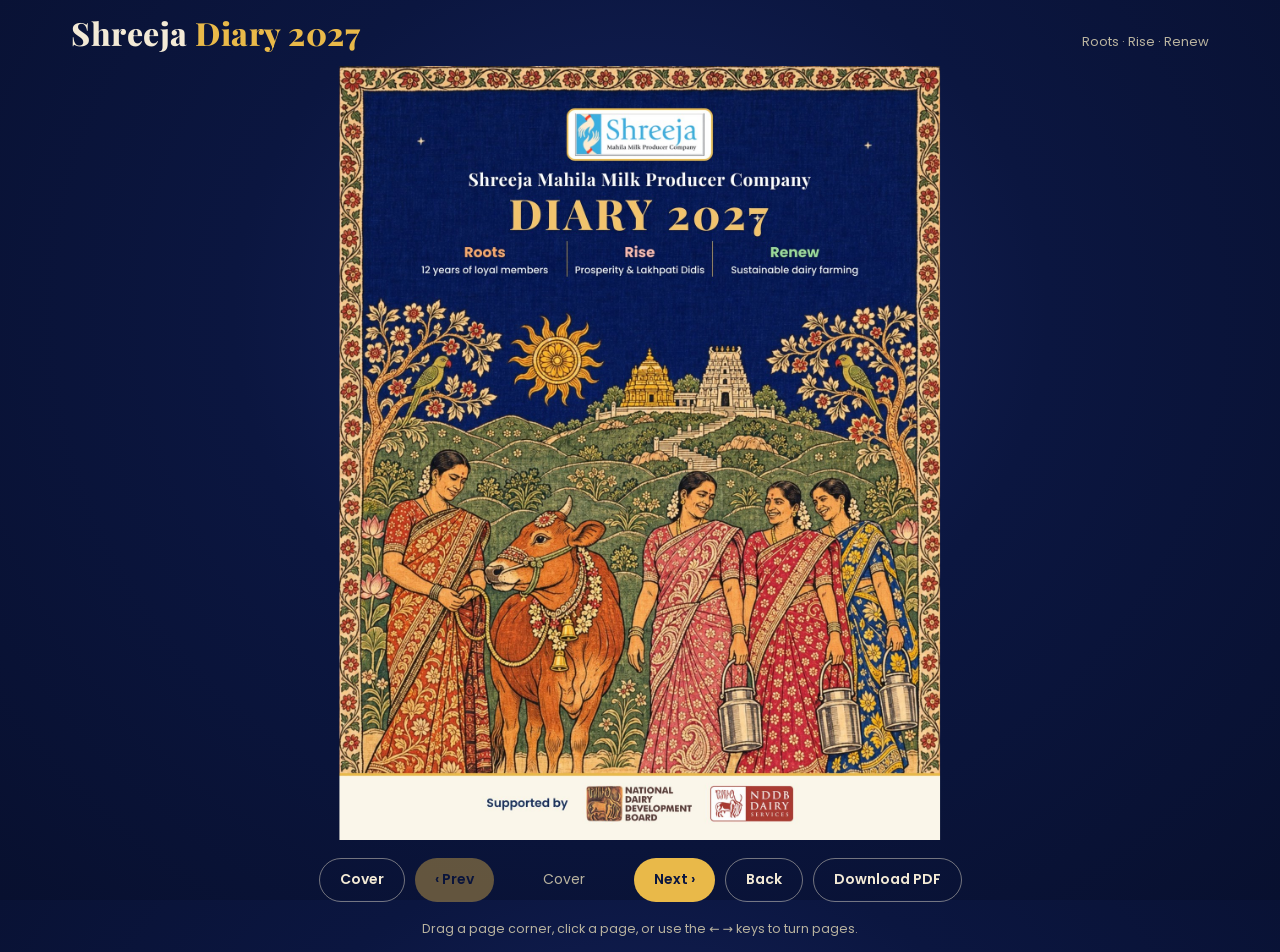
<file: diary-2027/index.html>
<!DOCTYPE html>
<html lang="en">
<head>
<meta charset="utf-8">
<meta name="description" content="Shreeja Mahila Milk Producer Company — Diary 2027 flipbook. Roots · Rise · Renew.">
<meta property="og:title" content="Shreeja Diary 2027">
<meta property="og:image" content="pages/p01-2k.jpg">
<meta name="viewport" content="width=device-width, initial-scale=1">
<title>Shreeja Diary 2027</title>
<link rel="preconnect" href="https://fonts.googleapis.com">
<link href="https://fonts.googleapis.com/css2?family=Playfair+Display:wght@700;800&family=Poppins:wght@400;500;600&display=swap" rel="stylesheet">
<style>
/*
VOICE: warm, proud, ceremonial — a printed company diary handed to members
IDEA: the diary lying open on a dark desk, pages you turn by hand
PICTURE: the book itself, as large as the screen allows
COLOUR and TYPE: deep Kalamkari indigo ground, gold accent; Playfair Display + Poppins
LAYOUT: slim title row, book centred, controls under it; single page on phones
*/
:root{color-scheme:dark;--bg:#0b1640;--bg2:#08102f;--ink:#f3ead6;--muted:#b9b39f;--gold:#e9b949}
*{box-sizing:border-box;min-width:0}
html,body{height:100%}
body{margin:0;background:radial-gradient(ellipse at 50% 35%,#16245e 0%,var(--bg) 45%,var(--bg2) 100%);color:var(--ink);font:15px/1.5 Poppins,system-ui,sans-serif;overflow-x:clip;display:flex;flex-direction:column;align-items:center}
header{width:100%;max-width:1240px;padding:16px max(4vw,14px) 6px;display:flex;align-items:baseline;justify-content:space-between;gap:12px;flex-wrap:wrap}
h1{margin:0;font:800 clamp(22px,3vw,32px)/1.05 "Playfair Display",Georgia,serif;letter-spacing:.5px}
h1 span{color:var(--gold)}
.sub{color:var(--muted);font-size:13px}
.stage{flex:1;width:100%;max-width:3200px;display:flex;align-items:center;justify-content:center;padding:8px max(3vw,10px)}
#book{margin:0 auto;transition:transform .5s ease}
.stf__parent{background:transparent!important}
.stf__block{background:transparent}
.page{background:#fbf6ea;overflow:hidden}
.page img{width:100%;height:100%;object-fit:cover;display:block;-webkit-user-drag:none;user-select:none}
.loading{color:var(--muted);font-size:14px;padding:40px 0;text-align:center}
.bar{display:flex;align-items:center;gap:10px;padding:10px 14px 18px;flex-wrap:wrap;justify-content:center}
button{font:600 14px Poppins,sans-serif;color:#0b1640;background:var(--gold);border:0;border-radius:999px;min-height:44px;padding:0 20px;cursor:pointer}
button.ghost{background:transparent;color:var(--ink);border:1.5px solid rgba(243,234,214,.45)}
button:disabled{opacity:.4;cursor:default}
a.dl{font:600 14px Poppins,sans-serif;color:var(--ink);border:1.5px solid rgba(243,234,214,.45);border-radius:999px;min-height:44px;padding:0 20px;display:inline-flex;align-items:center;text-decoration:none}
a.dl:hover{border-color:var(--gold);color:var(--gold)}
button:focus-visible,a.dl:focus-visible{outline:3px solid #fff;outline-offset:2px}
.count{min-width:120px;text-align:center;color:var(--muted);font-size:14px;font-variant-numeric:tabular-nums}
.hint{color:var(--muted);font-size:12.5px;padding-bottom:14px;text-align:center}
@media(prefers-reduced-motion:reduce){*{transition:none!important}}
</style>
</head>
<body>
<header>
<h1>Shreeja <span>Diary 2027</span></h1>
<div class="sub">Roots · Rise · Renew</div>
</header>
<div class="stage"><div id="book"></div></div>
<div class="bar">
<button class="ghost" id="first" type="button" aria-label="Go to front cover">Cover</button>
<button id="prev" type="button" aria-label="Previous page">‹ Prev</button>
<div class="count" id="count" aria-live="polite">Cover</div>
<button id="next" type="button" aria-label="Next page">Next ›</button>
<button class="ghost" id="last" type="button" aria-label="Go to back cover">Back</button>
<a class="dl" href="Shreeja-Diary-2027.pdf" download>Download PDF</a>
</div>
<div class="hint">Drag a page corner, click a page, or use the ← → keys to turn pages.</div>
<script src="pageflip.js"></script>
<script>
{
const N=24;
const el=document.getElementById('book');
const ids=Array.from({length:N},(_,i)=>String(i+1).padStart(2,'0'));
// build real <img> pages so the browser draws them at full screen sharpness (4K source, 2K for small screens)
el.innerHTML=ids.map((n,i)=>'<div class="page"'+((i===0||i===N-1)?' data-density="hard"':'')+'><img src="pages/p'+n+'-2k.jpg" srcset="pages/p'+n+'-2k.jpg 1422w, pages/p'+n+'-4k.jpg 2844w" sizes="(max-width:760px) 100vw, 50vw" alt="Diary page '+(i+1)+'" decoding="async"'+(i>3?' loading="eager"':'')+'></div>').join('');
const count=document.getElementById('count');
const prev=document.getElementById('prev'),next=document.getElementById('next');
let flip=null;
function label(i){
  if(i===0) return 'Cover';
  if(i>=N-1) return 'Back cover';
  if(flip&&flip.getOrientation()==='landscape'){const a=i%2===1?i:i-1;return 'Pages '+(a+1)+'–'+Math.min(a+2,N);}
  return 'Page '+(i+1)+' of '+N;
}
function update(i){count.textContent=label(i);prev.disabled=i<=0;next.disabled=i>=N-1;
  const land=flip&&flip.getOrientation()==='landscape';const q=el.offsetWidth/4;
  el.style.transform=land?(i===0?'translateX(-'+q+'px)':(i>=N-1?'translateX('+q+'px)':'none')):'none';}
function start(){
  
  flip=new St.PageFlip(el,{width:711,height:915,size:'stretch',minWidth:260,maxWidth:1600,minHeight:335,maxHeight:2060,
    showCover:true,maxShadowOpacity:.55,mobileScrollSupport:false,usePortrait:true,autoSize:true,flippingTime:900,drawShadow:true});
  flip.loadFromHTML(el.querySelectorAll('.page'));
  flip.on('flip',e=>update(e.data));
  flip.on('changeState',e=>{if(e.data==='flipping'){const i=flip.getCurrentPageIndex();if(i===0||i>=N-2)el.style.transform='none';}});
  flip.on('changeOrientation',()=>update(flip.getCurrentPageIndex()));
  update(0);
}
// size the book to the viewport before starting
function fit(){
  const h=window.innerHeight-175, w=Math.min(window.innerWidth-24,3200);
  const single=w<760;
  const ph=Math.max(335,Math.min(h,2060));
  let pw=ph*711/915;
  if(single){pw=Math.min(pw,w);}else{pw=Math.min(pw,w/2);}
  el.style.width=(single?pw:pw*2)+'px';
}
fit();
let started=false;
const imgs=[...el.querySelectorAll('img')].slice(0,3);
Promise.all(imgs.map(im=>im.decode().catch(()=>{}))).then(()=>{if(!started){started=true;start();}});
setTimeout(()=>{if(!started){started=true;start();}},4000);
prev.addEventListener('click',()=>flip&&flip.flipPrev());
next.addEventListener('click',()=>flip&&flip.flipNext());
document.getElementById('first').addEventListener('click',()=>flip&&flip.flip(0));
document.getElementById('last').addEventListener('click',()=>flip&&flip.flip(N-1));
document.addEventListener('keydown',e=>{if(!flip)return;if(e.key==='ArrowRight')flip.flipNext();if(e.key==='ArrowLeft')flip.flipPrev();});
}
</script>
</body>
</html>
</file>
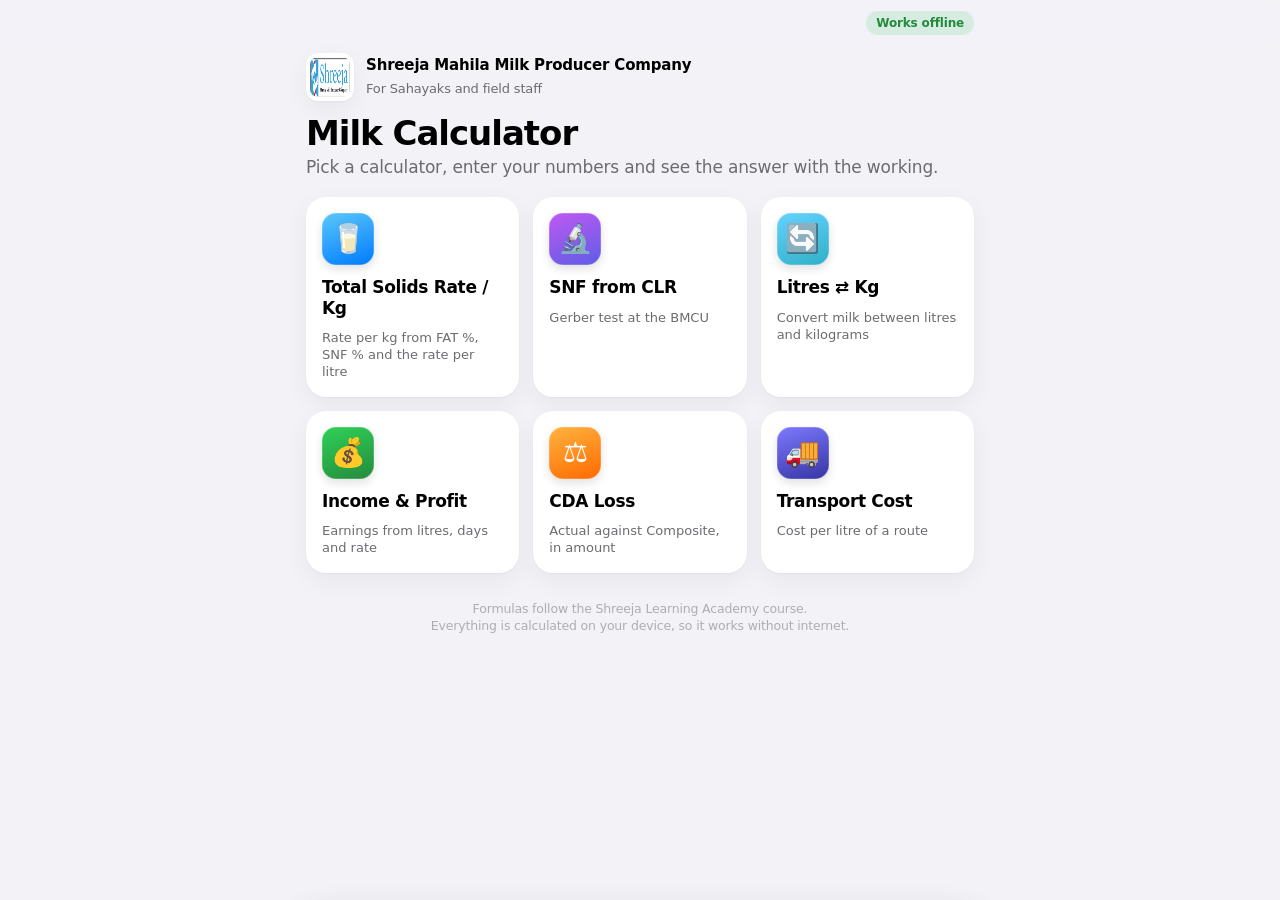
<file: milk-calculator/index.html>
<!doctype html>
<html lang="en">
<head>
<meta charset="utf-8" />
<meta name="viewport" content="width=device-width, initial-scale=1, viewport-fit=cover" />
<meta name="color-scheme" content="light dark" />
<meta name="theme-color" content="#f2f2f7" media="(prefers-color-scheme: light)" />
<meta name="theme-color" content="#000000" media="(prefers-color-scheme: dark)" />
<meta name="apple-mobile-web-app-capable" content="yes" />
<meta name="mobile-web-app-capable" content="yes" />
<meta name="apple-mobile-web-app-status-bar-style" content="default" />
<meta name="apple-mobile-web-app-title" content="Milk Calc" />
<title>Shreeja Milk Calculator</title>
<link rel="manifest" href="manifest.json" />
<link rel="icon" href="assets/icon-192.png" />
<link rel="apple-touch-icon" href="assets/icon-192.png" />
<style>
  /* ---------- tokens (iOS system palette) ---------- */
  :root {
    --bg: #f2f2f7;
    --card: #ffffff;
    --label: #000000;
    --label-2: #6c6c70;
    --label-3: #aeaeb2;
    --sep: rgba(60, 60, 67, 0.18);
    --fill: rgba(120, 120, 128, 0.12);
    --fill-focus: rgba(0, 122, 255, 0.07);
    --blue: #007aff;
    --green: #248a3d;
    --green-bg: rgba(52, 199, 89, 0.14);
    --red: #d70015;
    --red-bg: rgba(255, 59, 48, 0.12);
    --orange: #c93400;
    --glass: rgba(242, 242, 247, 0.72);
    --shadow: 0 1px 2px rgba(0, 0, 0, 0.04), 0 8px 24px rgba(0, 0, 0, 0.05);
    --radius: 20px;
    --safe-b: env(safe-area-inset-bottom, 0px);
    --safe-t: env(safe-area-inset-top, 0px);
    color-scheme: light;
  }
  @media (prefers-color-scheme: dark) {
    :root {
      --bg: #000000;
      --card: #1c1c1e;
      --label: #ffffff;
      --label-2: #98989f;
      --label-3: #636366;
      --sep: rgba(84, 84, 88, 0.55);
      --fill: rgba(120, 120, 128, 0.24);
      --fill-focus: rgba(10, 132, 255, 0.16);
      --blue: #0a84ff;
      --green: #30d158;
      --green-bg: rgba(48, 209, 88, 0.18);
      --red: #ff453a;
      --red-bg: rgba(255, 69, 58, 0.18);
      --orange: #ff9f0a;
      --glass: rgba(0, 0, 0, 0.62);
      --shadow: 0 0 0 0.5px rgba(255, 255, 255, 0.06);
      color-scheme: dark;
    }
  }

  * { box-sizing: border-box; -webkit-tap-highlight-color: transparent; }
  html { -webkit-text-size-adjust: 100%; scroll-behavior: smooth; }
  body {
    margin: 0;
    background: var(--bg);
    color: var(--label);
    font-family: -apple-system, BlinkMacSystemFont, "SF Pro Text", "SF Pro Display", "Segoe UI", system-ui, Roboto, "Helvetica Neue", Arial, sans-serif;
    font-size: 17px;
    line-height: 1.35;
    letter-spacing: -0.01em;
    -webkit-font-smoothing: antialiased;
    padding-bottom: calc(96px + var(--safe-b));
  }
  button { font: inherit; color: inherit; }
  :focus-visible { outline: 3px solid var(--blue); outline-offset: 2px; border-radius: 8px; }

  /* ---------- frosted navigation bar ---------- */
  .nav {
    position: sticky;
    top: 0;
    z-index: 20;
    padding-top: var(--safe-t);
    background: var(--glass);
    -webkit-backdrop-filter: saturate(180%) blur(22px);
    backdrop-filter: saturate(180%) blur(22px);
    border-bottom: 0.5px solid transparent;
    transition: border-color 0.2s;
  }
  .nav.scrolled { border-bottom-color: var(--sep); }
  .nav-in {
    max-width: 700px;
    margin: 0 auto;
    height: 46px;
    padding: 0 8px;
    display: grid;
    grid-template-columns: 1fr auto 1fr;
    align-items: center;
  }
  .back {
    grid-column: 1;
    justify-self: start;
    border: 0;
    background: none;
    color: var(--blue);
    font-size: 17px;
    padding: 0 8px;
    height: 44px;
    display: flex;
    align-items: center;
    gap: 2px;
    cursor: pointer;
  }
  .back[hidden] { display: none; }
  .back svg { width: 12px; height: 20px; }
  .back:active { opacity: 0.4; }
  .nav-title {
    grid-column: 2;
    font-weight: 600;
    font-size: 17px;
    opacity: 0;
    transition: opacity 0.2s;
    white-space: nowrap;
    max-width: 60vw;
    overflow: hidden;
    text-overflow: ellipsis;
  }
  .nav.scrolled .nav-title { opacity: 1; }
  .net {
    grid-column: 3;
    justify-self: end;
    font-size: 12px;
    font-weight: 600;
    color: var(--green);
    background: var(--green-bg);
    border-radius: 999px;
    padding: 4px 10px;
    margin-right: 8px;
    white-space: nowrap;
  }
  .net.off { color: var(--orange); background: rgba(255, 149, 0, 0.16); }

  main { max-width: 700px; margin: 0 auto; padding: 0 16px; }
  .screen { animation: enter 0.38s cubic-bezier(0.22, 1, 0.36, 1); }
  @keyframes enter { from { opacity: 0; transform: translateY(10px); } to { opacity: 1; transform: none; } }

  /* ---------- large titles ---------- */
  .large { margin: 6px 0 4px; font-size: 34px; line-height: 1.1; font-weight: 700; letter-spacing: -0.03em; }
  .lead { margin: 0 0 18px; color: var(--label-2); font-size: 17px; }
  .brand { display: flex; align-items: center; gap: 12px; margin: 6px 0 14px; }
  .brand img { width: 48px; height: 48px; border-radius: 12px; background: #fff; padding: 4px; box-shadow: var(--shadow); }
  .brand b { display: block; font-size: 15px; }
  .brand span { color: var(--label-2); font-size: 13px; }

  /* ---------- home: app-icon tiles ---------- */
  .tiles { display: grid; grid-template-columns: repeat(2, 1fr); gap: 14px; margin-bottom: 20px; }
  @media (min-width: 640px) { .tiles { grid-template-columns: repeat(3, 1fr); } }
  .tile {
    border: 0;
    text-align: left;
    background: var(--card);
    border-radius: var(--radius);
    box-shadow: var(--shadow);
    padding: 16px;
    cursor: pointer;
    display: flex;
    flex-direction: column;
    gap: 12px;
    min-height: 150px;
    transition: transform 0.18s cubic-bezier(0.22, 1, 0.36, 1), box-shadow 0.2s;
  }
  .tile:hover { transform: translateY(-2px); }
  .tile:active { transform: scale(0.96); }
  .icon {
    width: 52px;
    height: 52px;
    border-radius: 14px;
    display: grid;
    place-items: center;
    font-size: 28px;
    color: #fff;
    box-shadow: inset 0 0 0 0.5px rgba(255, 255, 255, 0.35), 0 4px 10px rgba(0, 0, 0, 0.12);
  }
  .tile b { font-size: 17px; font-weight: 600; line-height: 1.2; letter-spacing: -0.02em; }
  .tile small { color: var(--label-2); font-size: 13px; line-height: 1.3; }
  .foot { text-align: center; color: var(--label-3); font-size: 12.5px; padding: 8px 12px 0; }

  /* ---------- calculator screen ---------- */
  .formula {
    display: inline-block;
    margin: 2px 0 16px;
    padding: 8px 12px;
    border-radius: 12px;
    background: var(--fill);
    color: var(--label-2);
    font-size: 13.5px;
    font-weight: 500;
    line-height: 1.4;
  }
  .sect {
    margin: 22px 16px 7px;
    font-size: 13px;
    font-weight: 400;
    text-transform: uppercase;
    letter-spacing: 0.02em;
    color: var(--label-2);
  }
  .card { background: var(--card); border-radius: var(--radius); box-shadow: var(--shadow); overflow: hidden; }

  .frow {
    position: relative;
    display: grid;
    grid-template-columns: 1fr minmax(0, 46%);
    align-items: center;
    column-gap: 12px;
    padding: 6px 16px;
    min-height: 56px;
    transition: background 0.15s;
  }
  .frow + .frow::before {
    content: "";
    position: absolute;
    left: 16px; right: 0; top: 0;
    border-top: 0.5px solid var(--sep);
  }
  .frow:focus-within { background: var(--fill-focus); }
  .flabel { font-size: 17px; line-height: 1.25; padding: 8px 0; }
  .badge {
    display: inline-block;
    margin-left: 6px;
    padding: 1px 7px;
    border-radius: 999px;
    font-size: 11px;
    font-weight: 600;
    vertical-align: 1px;
    background: var(--fill);
    color: var(--label-2);
  }
  .badge.auto { background: var(--green-bg); color: var(--green); }
  .fval { display: flex; align-items: center; justify-content: flex-end; gap: 6px; min-width: 0; }
  .fval input {
    width: 100%;
    min-width: 0;
    border: 0;
    outline: 0;
    background: transparent;
    text-align: right;
    font: inherit;
    font-size: 21px;
    font-weight: 600;
    letter-spacing: -0.02em;
    color: var(--label);
    padding: 8px 0;
    font-variant-numeric: tabular-nums;
    caret-color: var(--blue);
  }
  .fval input::placeholder { color: var(--label-3); font-weight: 500; }
  .fval input[readonly] { color: var(--green); }
  .fval input[readonly]::placeholder { font-size: 15px; font-weight: 500; }
  .unit { color: var(--label-2); font-size: 15px; font-weight: 500; white-space: nowrap; }
  .xbtn {
    flex: none;
    width: 22px; height: 22px;
    border: 0; border-radius: 50%;
    background: var(--label-3);
    color: var(--card);
    font-size: 15px; line-height: 22px;
    padding: 0;
    cursor: pointer;
    display: none;
  }
  .frow.has-value .xbtn { display: block; }
  .frow.is-auto .xbtn { display: none !important; }
  .frow.is-target { background: var(--green-bg); }
  .frow.is-target input::placeholder { color: var(--green); font-weight: 600; }
  .frow.is-bad { background: var(--red-bg); }
  .frow.is-bad input { color: var(--red); }
  .cap { grid-column: 1 / -1; padding: 0 0 10px; color: var(--label-2); font-size: 13px; line-height: 1.35; }
  .warn { grid-column: 1 / -1; padding: 0 0 10px; color: var(--red); font-size: 13px; font-weight: 600; }
  .grp-foot { margin: 8px 16px 0; color: var(--label-2); font-size: 13px; }

  .actions { display: flex; gap: 10px; margin: 18px 0 4px; }
  .btn {
    flex: 1;
    min-height: 50px;
    border: 0;
    border-radius: 14px;
    font-size: 17px;
    font-weight: 600;
    cursor: pointer;
    background: var(--fill);
    color: var(--blue);
    transition: transform 0.15s, opacity 0.15s;
  }
  .btn:active { transform: scale(0.97); opacity: 0.7; }
  .btn.primary { background: var(--blue); color: #fff; }
  .btn:disabled { opacity: 0.35; cursor: not-allowed; }

  /* ---------- results ---------- */
  .empty { margin-top: 22px; padding: 26px 20px; text-align: center; color: var(--label-2); background: var(--card); border-radius: var(--radius); box-shadow: var(--shadow); font-size: 15px; }
  .empty b { display: block; margin-bottom: 4px; color: var(--label); font-size: 17px; }
  .hero {
    margin-top: 22px;
    padding: 22px 20px 20px;
    border-radius: 24px;
    background: var(--card);
    box-shadow: var(--shadow);
    text-align: center;
    animation: pop 0.35s cubic-bezier(0.22, 1, 0.36, 1);
  }
  @keyframes pop { from { transform: scale(0.97); opacity: 0.6; } to { transform: none; opacity: 1; } }
  .hero .hl { font-size: 13px; font-weight: 600; text-transform: uppercase; letter-spacing: 0.04em; color: var(--label-2); }
  .hero .hv { margin-top: 6px; font-size: 46px; line-height: 1.05; font-weight: 700; letter-spacing: -0.04em; font-variant-numeric: tabular-nums; word-break: break-word; }
  .hero .pill { display: inline-block; margin-top: 10px; padding: 4px 12px; border-radius: 999px; font-size: 14px; font-weight: 700; }
  .hero.good .hv { color: var(--green); } .hero.good .pill { background: var(--green-bg); color: var(--green); }
  .hero.bad .hv { color: var(--red); } .hero.bad .pill { background: var(--red-bg); color: var(--red); }
  .hero.solved .hv { color: var(--green); }
  .lrow { position: relative; display: flex; align-items: baseline; justify-content: space-between; gap: 16px; padding: 13px 16px; }
  .lrow + .lrow::before { content: ""; position: absolute; left: 16px; right: 0; top: 0; border-top: 0.5px solid var(--sep); }
  .lrow .k { color: var(--label); font-size: 16px; }
  .lrow .v { font-weight: 600; font-size: 16px; text-align: right; font-variant-numeric: tabular-nums; }
  .lrow.big .v { font-size: 19px; }
  .lrow.good .v { color: var(--green); } .lrow.bad .v { color: var(--red); } .lrow.solved .v { color: var(--green); }

  details.work { margin-top: 22px; background: var(--card); border-radius: var(--radius); box-shadow: var(--shadow); overflow: hidden; }
  details.work summary { list-style: none; cursor: pointer; padding: 15px 16px; font-weight: 600; display: flex; justify-content: space-between; align-items: center; }
  details.work summary::-webkit-details-marker { display: none; }
  details.work summary::after { content: "›"; font-size: 24px; color: var(--label-3); transition: transform 0.25s; line-height: 1; }
  details.work[open] summary::after { transform: rotate(90deg); }
  details.work ol { margin: 0; padding: 4px 16px 16px 38px; color: var(--label-2); font-size: 15px; line-height: 1.65; font-variant-numeric: tabular-nums; }
  details.work li { padding-left: 4px; }

  /* floating result bar (mobile) */
  .bar {
    position: fixed;
    left: 12px; right: 12px;
    bottom: calc(12px + var(--safe-b));
    z-index: 30;
    max-width: 676px;
    margin: 0 auto;
    padding: 12px 16px;
    border: 0;
    border-radius: 20px;
    background: var(--glass);
    -webkit-backdrop-filter: saturate(180%) blur(22px);
    backdrop-filter: saturate(180%) blur(22px);
    box-shadow: 0 8px 30px rgba(0, 0, 0, 0.18), 0 0 0 0.5px var(--sep);
    display: flex;
    align-items: center;
    justify-content: space-between;
    gap: 12px;
    text-align: left;
    cursor: pointer;
    transform: translateY(140%);
    transition: transform 0.4s cubic-bezier(0.22, 1, 0.36, 1);
  }
  .bar.show { transform: none; }
  .bar small { display: block; color: var(--label-2); font-size: 12px; font-weight: 600; text-transform: uppercase; letter-spacing: 0.03em; }
  .bar b { font-size: 21px; letter-spacing: -0.02em; font-variant-numeric: tabular-nums; }
  .bar.good b { color: var(--green); } .bar.bad b { color: var(--red); }
  .bar i { font-style: normal; color: var(--blue); font-weight: 600; font-size: 15px; }

  .toast {
    position: fixed; left: 50%; bottom: calc(86px + var(--safe-b)); transform: translate(-50%, 20px);
    background: rgba(40, 40, 42, 0.92); color: #fff; font-size: 15px; font-weight: 500;
    padding: 10px 18px; border-radius: 999px; opacity: 0; pointer-events: none;
    transition: opacity 0.25s, transform 0.25s; z-index: 40; white-space: nowrap;
  }
  .toast.show { opacity: 1; transform: translate(-50%, 0); }

  @media (max-width: 380px) {
    .large { font-size: 29px; }
    .hero .hv { font-size: 38px; }
    .frow { grid-template-columns: 1fr minmax(0, 50%); padding: 4px 14px; }
  }
  @media (prefers-reduced-motion: reduce) {
    *, *::before, *::after { animation: none !important; transition: none !important; scroll-behavior: auto !important; }
  }
  @media print { .nav, .bar, .actions, .toast { display: none !important; } }
</style>
</head>
<body>
<header class="nav" id="nav">
  <div class="nav-in">
    <button class="back" id="back" hidden aria-label="Back to all calculators">
      <svg viewBox="0 0 12 20" fill="none" stroke="currentColor" stroke-width="2.6" stroke-linecap="round" stroke-linejoin="round"><path d="M10 2 2 10l8 8"/></svg><span>Calculators</span>
    </button>
    <div class="nav-title" id="navtitle"></div>
    <span class="net" id="net">Works offline</span>
  </div>
</header>
<main id="app"></main>
<button class="bar" id="bar" aria-hidden="true" tabindex="-1"><span><small id="bar-l"></small><b id="bar-v"></b></span><i>View ›</i></button>
<div class="toast" id="toast" role="status" aria-live="polite"></div>

<script>
"use strict";

// ---------- number helpers ----------
const fmt = (n, dp) =>
  isFinite(n) ? new Intl.NumberFormat("en-IN", { minimumFractionDigits: dp ?? 0, maximumFractionDigits: dp ?? 2 }).format(n) : "—";
const inr = (n, dp) => (n < 0 ? "−₹" : "₹") + fmt(Math.abs(n), dp);
const r2 = (n) => Math.round(n * 100) / 100;
const esc = (s) => String(s).replace(/&/g, "&amp;").replace(/</g, "&lt;").replace(/>/g, "&gt;").replace(/"/g, "&quot;");

// ---------- calculators ----------
const TOOLS = [
  {
    id: "axis", icon: "🥛", tab: "Total Solids Rate / Kg of Milk", solve: true,
    title: "Total Solids Rate / Kg of Milk",
    blurb: "Price depends on the FAT % and SNF % added together. Fill in any three boxes and the fourth is worked out for you.",
    formula: "Total Solids Rate / Kg = Rate per litre ÷ (FAT % + SNF %) × 100   |   Rate per litre = (FAT % + SNF %) × Total Solids Rate / Kg ÷ 100",
    hint: "Fill in any three of FAT %, SNF %, Total Solids Rate / Kg and Rate per litre to see the fourth.",
    fields: [
      { id: "fat", label: "FAT %", ph: "4.5", min: 0.01, max: 15, linked: true },
      { id: "snf", label: "SNF %", ph: "8.5", min: 0.01, max: 15, linked: true },
      { id: "rate", label: "Total Solids Rate / Kg of Milk (₹)", ph: "280", min: 0.01, linked: true },
      { id: "price", label: "Rate per litre (₹)", ph: "36.40", min: 0.01, linked: true },
      { id: "litres", label: "Milk quantity (litres)", ph: "2000", req: false },
    ],
    note: "FAT % + SNF % are added to give the Total Solids %, and the Total Solids Rate / Kg is applied to it.",
    target(filled) {
      const empty = ["fat", "snf", "rate", "price"].filter((k) => !filled[k]);
      return empty.length === 1 ? empty[0] : null;
    },
    ready(filled) {
      return ["fat", "snf", "rate", "price"].filter((k) => filled[k]).length >= 3;
    },
    compute(v, filled) {
      const target = this.target(filled);
      const results = [];
      const steps = [];
      let price = v.price;
      const solids = v.fat + v.snf;
      let useRate = v.rate;
      if (target === "price") {
        price = (solids * v.rate) / 100;
        results.push({ k: "Rate per litre", v: inr(price, 2), big: true, tone: "solved" });
        steps.push("FAT % + SNF % = " + fmt(v.fat) + " + " + fmt(v.snf) + " = " + fmt(r2(solids), 2));
        steps.push("Rate per litre = " + fmt(r2(solids), 2) + " × " + fmt(v.rate) + " ÷ 100 = " + inr(price, 2));
      } else if (target === "rate") {
        const rate = (v.price / solids) * 100;
        useRate = rate;
        results.push({ k: "Total Solids Rate / Kg of Milk", v: inr(rate, 2), big: true, tone: "solved" });
        steps.push("FAT % + SNF % = " + fmt(v.fat) + " + " + fmt(v.snf) + " = " + fmt(r2(solids), 2));
        steps.push("Total Solids Rate / Kg = " + fmt(v.price, 2) + " ÷ " + fmt(r2(solids), 2) + " × 100 = " + inr(rate, 2));
      } else if (target === "fat" || target === "snf") {
        const other = target === "fat" ? v.snf : v.fat;
        const otherName = target === "fat" ? "SNF" : "FAT";
        const name = target === "fat" ? "FAT" : "SNF";
        const total = (v.price / v.rate) * 100;
        const val = total - other;
        results.push({ k: name + " %", v: fmt(r2(val), 2) + " %", big: true, tone: "solved" });
        steps.push("FAT % + SNF % = Rate per litre ÷ Total Solids Rate / Kg × 100 = " + fmt(v.price, 2) + " ÷ " + fmt(v.rate) + " × 100 = " + fmt(r2(total), 2));
        steps.push(name + " % = " + fmt(r2(total), 2) + " − " + otherName + " % (" + fmt(other) + ") = " + fmt(r2(val), 2) + " %");
        if (val <= 0 || val > 15) results.push({ k: "Check", v: "These values do not give a sensible " + name + " % — please re-check", tone: "bad" });
      } else {
        const expect = (solids * v.rate) / 100;
        const ok = Math.abs(expect - v.price) <= 0.01;
        results.push({ k: "Rate per litre from FAT, SNF and rate", v: inr(expect, 2), big: true });
        results.push({ k: "Check", v: ok ? "All values agree ✔" : "Rate per litre entered (" + inr(v.price, 2) + ") does not match", tone: ok ? "good" : "bad" });
        steps.push("(" + fmt(v.fat) + " + " + fmt(v.snf) + ") × " + fmt(v.rate) + " ÷ 100 = " + inr(expect, 2));
        price = expect;
      }
      if (v.litres > 0 && isFinite(price)) {
        const total = v.litres * price;
        results.push({ k: "Total amount", v: inr(total, 0), big: true });
        steps.push(fmt(v.litres) + " litres × " + inr(price, 2) + " = " + inr(total, 0));
      }
      return { results, steps, useRate };
    },
  },
  {
    id: "clr", icon: "🔬", tab: "SNF from CLR", solve: true,
    title: "SNF from CLR (Gerber test at BMCU)",
    blurb: "Find SNF % from the lactometer (CLR) reading and the Gerber FAT %. Fill in any two boxes and the third is worked out.",
    formula: "SNF % = CLR ÷ 4 + (0.21 × FAT %) + 0.36",
    hint: "Fill in any two of CLR, FAT % and SNF % to see the third.",
    fields: [
      { id: "clr", label: "CLR (corrected lactometer reading)", ph: "28", min: 1, max: 45, linked: true },
      { id: "fat", label: "FAT % (Gerber test)", ph: "4.5", min: 0.01, max: 15, linked: true },
      { id: "snf", label: "SNF %", ph: "8.5", min: 0.01, max: 15, linked: true },
    ],
    note: "Uses SNF = CLR ÷ 4 + 0.21 × FAT + 0.36.",
    target(filled) {
      const empty = ["clr", "fat", "snf"].filter((k) => !filled[k]);
      return empty.length === 1 ? empty[0] : null;
    },
    ready(filled) {
      return ["clr", "fat", "snf"].filter((k) => filled[k]).length >= 2;
    },
    compute(v, filled) {
      const target = this.target(filled);
      const results = [];
      const steps = [];
      if (target === "snf") {
        const snf = v.clr / 4 + 0.21 * v.fat + 0.36;
        results.push({ k: "SNF %", v: fmt(r2(snf), 2) + " %", big: true, tone: "solved" });
        steps.push(`CLR ÷ 4 = ${fmt(v.clr)} ÷ 4 = ${fmt(v.clr / 4, 3)}`);
        steps.push(`0.21 × FAT % = 0.21 × ${fmt(v.fat)} = ${fmt(0.21 * v.fat, 3)}`);
        steps.push(`SNF % = ${fmt(v.clr / 4, 3)} + ${fmt(0.21 * v.fat, 3)} + 0.36 = ${fmt(r2(snf), 2)} %`);
      } else if (target === "clr") {
        const clr = (v.snf - 0.21 * v.fat - 0.36) * 4;
        results.push({ k: "CLR", v: fmt(r2(clr), 2), big: true, tone: "solved" });
        steps.push(`CLR = (SNF % − 0.21 × FAT % − 0.36) × 4`);
        steps.push(`CLR = (${fmt(v.snf)} − ${fmt(0.21 * v.fat, 3)} − 0.36) × 4 = ${fmt(r2(clr), 2)}`);
        if (clr <= 0) results.push({ k: "Check", v: "These values do not give a sensible CLR — please re-check", tone: "bad" });
      } else if (target === "fat") {
        const fat = (v.snf - v.clr / 4 - 0.36) / 0.21;
        results.push({ k: "FAT %", v: fmt(r2(fat), 2) + " %", big: true, tone: "solved" });
        steps.push(`FAT % = (SNF % − CLR ÷ 4 − 0.36) ÷ 0.21`);
        steps.push(`FAT % = (${fmt(v.snf)} − ${fmt(v.clr / 4, 3)} − 0.36) ÷ 0.21 = ${fmt(r2(fat), 2)} %`);
        if (fat <= 0 || fat > 15) results.push({ k: "Check", v: "These values do not give a sensible FAT % — please re-check", tone: "bad" });
      } else {
        const snf = v.clr / 4 + 0.21 * v.fat + 0.36;
        const ok = Math.abs(snf - v.snf) <= 0.05;
        results.push({ k: "SNF % from CLR and FAT", v: fmt(r2(snf), 2) + " %", big: true });
        results.push({ k: "Check", v: ok ? "All three values agree ✔" : `SNF entered (${fmt(v.snf, 2)} %) does not match`, tone: ok ? "good" : "bad" });
        steps.push(`SNF % = ${fmt(v.clr)} ÷ 4 + 0.21 × ${fmt(v.fat)} + 0.36 = ${fmt(r2(snf), 2)} %`);
      }
      return { results, steps };
    },
  },
  {
    id: "kg", icon: "🔄", tab: "Litres ⇄ Kg", solve: true,
    title: "Litres ⇄ Kg Conversion",
    blurb: "Convert milk quantity between litres and kilograms. Fill in either box.",
    formula: "Kg = Litres × 1.03   |   Litres = Kg ÷ 1.03",
    hint: "Fill in Litres to get Kg, or fill in Kg to get Litres.",
    fields: [
      { id: "litres", label: "Quantity in litres", ph: "1000", min: 0.01, linked: true },
      { id: "kg", label: "Quantity in kg", ph: "1030", min: 0.01, linked: true },
    ],
    target(filled) {
      const empty = ["litres", "kg"].filter((k) => !filled[k]);
      return empty.length === 1 ? empty[0] : null;
    },
    ready(filled) {
      return filled.litres || filled.kg;
    },
    compute(v, filled) {
      const target = this.target(filled);
      const results = [];
      const steps = [];
      if (target === "kg") {
        const kg = v.litres * 1.03;
        results.push({ k: "Quantity in kg", v: fmt(r2(kg), 2) + " kg", big: true, tone: "solved" });
        steps.push(`Kg = ${fmt(v.litres)} × 1.03 = ${fmt(r2(kg), 2)} kg`);
      } else if (target === "litres") {
        const l = v.kg / 1.03;
        results.push({ k: "Quantity in litres", v: fmt(r2(l), 2) + " L", big: true, tone: "solved" });
        steps.push(`Litres = ${fmt(v.kg)} ÷ 1.03 = ${fmt(r2(l), 2)} L`);
      } else {
        const kg = v.litres * 1.03;
        const ok = Math.abs(kg - v.kg) <= 0.05;
        results.push({ k: "Kg from litres", v: fmt(r2(kg), 2) + " kg", big: true });
        results.push({ k: "Check", v: ok ? "Both values agree ✔" : `Kg entered (${fmt(v.kg, 2)}) does not match`, tone: ok ? "good" : "bad" });
        steps.push(`Kg = ${fmt(v.litres)} × 1.03 = ${fmt(r2(kg), 2)} kg`);
      }
      return { results, steps };
    },
  },
  {
    id: "income", icon: "💰", tab: "Income & Profit", title: "Milk Income & Profit",
    blurb: "Work out income from litres per day, number of days and rate. Add costs to see net profit.",
    formula: "Income = litres per day × days × rate   |   Net profit = Income − Costs",
    fields: [
      { id: "lpd", label: "Litres per day", ph: "11", req: true, min: 0.1 },
      { id: "days", label: "Number of days", ph: "180", req: true, min: 1 },
      { id: "rate", label: "Rate per litre (₹)", ph: "42", req: true, min: 0.1 },
      { id: "cost", label: "Total costs (₹)", ph: "96000", req: false },
    ],
    compute(v) {
      const litres = v.lpd * v.days;
      const income = litres * v.rate;
      const results = [{ k: "Total litres", v: fmt(litres) }, { k: "Income", v: inr(income, 0), big: true }];
      const steps = [`${fmt(v.lpd)} × ${fmt(v.days)} days = ${fmt(litres)} litres`, `${fmt(litres)} × ${inr(v.rate, 2)} = ${inr(income, 0)}`];
      if (v.cost > 0) {
        const profit = income - v.cost;
        results.push({ k: "Net profit", v: inr(profit, 0), big: true, tone: profit < 0 ? "bad" : "good" });
        steps.push(`${inr(income, 0)} − ${inr(v.cost, 0)} = ${inr(profit, 0)}`);
      }
      return { results, steps };
    },
  },
  {
    id: "cda", icon: "⚖️", tab: "CDA Loss", title: "CDA Loss Calculator (Actual vs Composite)",
    blurb: "Step 1, the Actual: its Amount and Quantity give the rate per litre, and that gives the Total Solids Rate / Kg of Milk. Step 2, the Composite: enter its Quantity, FAT %, SNF % and the Composite Amount from the CDA report. Difference = Actual − Composite.",
    formula: "Rate per litre = Amount ÷ Quantity   |   Total Solids Rate / Kg = Rate per litre ÷ (FAT % + SNF %) × 100   |   Composite rate per litre = (FAT % + SNF %) × Total Solids Rate / Kg ÷ 100",
    hint: "Enter the Actual quantity, amount, FAT % and SNF %, then the Composite quantity, FAT %, SNF % and amount.",
    fields: [
      { id: "aq", label: "Actual quantity (litres)", ph: "26.3", req: true, min: 0.01, group: "Step 1 · Actual (what was received at the BMC)" },
      { id: "aamt", label: "Actual amount (₹)", ph: "1041.48", req: true, min: 0.01 },
      { id: "afat", label: "Actual FAT %", ph: "4.0", req: true, min: 0.01, max: 15 },
      { id: "asnf", label: "Actual SNF %", ph: "8.0", req: true, min: 0.01, max: 15 },
      { id: "aprice", label: "Actual rate per litre (₹) — auto", auto: true },
      { id: "rate", label: "Total Solids Rate / Kg of Milk (₹) — auto, from the Actual", auto: true },
      { id: "cq", label: "Composite quantity (litres)", ph: "25.7", req: true, min: 0.01, group: "Step 2 · Composite (what was collected at the MPP)" },
      { id: "cfat", label: "Composite FAT %", ph: "5.75", req: true, min: 0.01, max: 15 },
      { id: "csnf", label: "Composite SNF %", ph: "9.42", req: true, min: 0.01, max: 15 },
      { id: "camt", label: "Composite amount (₹)", ph: "1158.42", req: true, min: 0.01, hintText: "Take it from the Composite Amount column of the CDA report. It is the total paid to the farmers, so the loss matches the system." },
      { id: "cprice", label: "Composite rate per litre (₹) — auto", auto: true },
    ],
    note: "The Composite amount is the total the farmers were paid (each at their own rate), so it is used exactly as entered. For comparison, the results also show what the Composite would be worth at the Actual's Total Solids Rate / Kg.",
    // values shown in the auto boxes while typing
    live(v, f) {
      const out = {};
      if (f.aq && f.aamt) out.aprice = (v.aamt / v.aq).toFixed(2);
      if (f.aq && f.aamt && f.afat && f.asnf) {
        const ts = (v.aamt / v.aq / (v.afat + v.asnf)) * 100;
        out.rate = ts.toFixed(2);
      }
      if (f.cq && f.camt) out.cprice = (v.camt / v.cq).toFixed(2);
      return out;
    },
    compute(v) {
      const aPrice = v.aamt / v.aq;
      const ts = (aPrice / (v.afat + v.asnf)) * 100; // Total Solids Rate / Kg of Milk, from the Actual
      const given = v.camt > 0; // the Composite amount from the CDA report is used as it is
      const estPrice = r2(((v.cfat + v.csnf) * ts) / 100); // the Composite valued at the Actual's Total Solids Rate / Kg
      const estAmt = v.cq * estPrice;
      const cPrice = given ? v.camt / v.cq : r2(((v.cfat + v.csnf) * ts) / 100); // rate per litre shown to 2 decimals, as in the system
      const cAmt = given ? v.camt : v.cq * cPrice;
      const aKgF = (v.aq * v.afat) / 100, aKgS = (v.aq * v.asnf) / 100;
      const cKgF = (v.cq * v.cfat) / 100, cKgS = (v.cq * v.csnf) / 100;

      const dq = v.aq - v.cq;
      const dKgF = aKgF - cKgF, dKgS = aKgS - cKgS;
      const dAmt = v.aamt - cAmt;
      const dPrice = aPrice - cPrice;

      const sg = (n) => (n > 0 ? "+" : n < 0 ? "−" : "");
      const dn = (n, dp, unit) => sg(n) + fmt(Math.abs(n), dp) + (unit || "");
      const money = (n) => (n < 0 ? "−" : n > 0 ? "+" : "") + "₹" + fmt(Math.abs(n), 2);
      const tone = (n) => (Math.abs(n) < 0.005 ? "" : n > 0 ? "good" : "bad");

      // The difference in amount split into quantity, FAT and SNF. When the Composite amount was typed in, its own
      // effective rate per kg of solids (Rc) is used, and what is left is the rate difference between Actual and Composite.
      const Rc = given ? cAmt / (cKgF + cKgS) : ts;
      const qtyEffect = dq * cPrice;
      const fatEffect = (v.aq * (v.afat - v.cfat) * Rc) / 100;
      const rateEffect = given ? (v.aq * (v.afat + v.asnf) * (ts - Rc)) / 100 : 0;
      const snfEffect = dAmt - qtyEffect - fatEffect - rateEffect;

      const results = [
        { head: "Step 1 · Actual" },
        { k: "Rate per litre", v: inr(aPrice, 2) },
        { k: "Total Solids Rate / Kg of Milk", v: inr(ts, 2), big: true },
        { k: "Actual amount", v: inr(v.aamt, 2) },
        { k: "Kg FAT / Kg SNF", v: fmt(aKgF, 3) + " / " + fmt(aKgS, 3) },
        { head: given ? "Step 2 · Composite (amount as entered)" : "Step 2 · Composite (at the same Total Solids Rate / Kg)" },
        { k: given ? "Rate per litre (amount ÷ quantity)" : "Rate per litre", v: inr(cPrice, 2) },
        { k: "Composite amount", v: inr(cAmt, 2), big: true },
        { k: "Kg FAT / Kg SNF", v: fmt(cKgF, 3) + " / " + fmt(cKgS, 3) },
        { k: "For comparison: Composite at the Actual's Total Solids Rate / Kg", v: inr(estAmt, 2) + "  (" + fmt(v.cq) + " × " + inr(estPrice, 2) + ")" },
        { head: "Difference (Actual − Composite)" },
        { k: "Difference in amount", v: money(dAmt) + (Math.abs(dAmt) < 0.005 ? "" : dAmt < 0 ? " · Loss" : " · Gain"), big: true, tone: tone(dAmt) },
        { k: "Difference in quantity", v: dn(dq, 2, " L"), tone: tone(dq) },
        { k: "Difference in Kg FAT", v: dn(dKgF, 3, " kg"), tone: tone(dKgF) },
        { k: "Difference in Kg SNF", v: dn(dKgS, 3, " kg"), tone: tone(dKgS) },
        { k: "Difference in rate per litre", v: money(dPrice), tone: tone(dPrice) },
        { head: "Difference in amount is made up of" },
        { k: "Quantity difference", v: money(qtyEffect), tone: tone(qtyEffect) },
        { k: "FAT difference", v: money(fatEffect), tone: tone(fatEffect) },
        { k: "SNF difference", v: money(snfEffect), tone: tone(snfEffect) },
      ];
      if (given) results.push({ k: "Rate difference (Actual rate vs Composite rate)", v: money(rateEffect), tone: tone(rateEffect) });
      const steps = [
        "Actual rate per litre = " + inr(v.aamt, 2) + " ÷ " + fmt(v.aq) + " = " + inr(aPrice, 2),
        "Total Solids Rate / Kg = " + inr(aPrice, 2) + " ÷ (" + fmt(v.afat) + " + " + fmt(v.asnf) + ") × 100 = " + inr(ts, 2),
        "Actual amount = " + fmt(v.aq) + " × " + inr(aPrice, 2) + " = " + inr(v.aamt, 2),
        given
          ? "Composite amount (as entered) = " + inr(cAmt, 2) + "  (rate per litre = " + inr(cAmt, 2) + " ÷ " + fmt(v.cq) + " = " + inr(cPrice, 2) + ")"
          : "Composite rate per litre = (" + fmt(v.cfat) + " + " + fmt(v.csnf) + ") × " + inr(ts, 2) + " ÷ 100 = " + inr(cPrice, 2),
        given ? "Composite amount is the one you entered" : "Composite amount = " + fmt(v.cq) + " × " + inr(cPrice, 2) + " = " + inr(cAmt, 2),
        "Difference in amount = Actual − Composite = " + inr(v.aamt, 2) + " − " + inr(cAmt, 2) + " = " + money(dAmt),
        "Quantity difference = (" + fmt(v.aq) + " − " + fmt(v.cq) + ") × " + inr(cPrice, 2) + " = " + money(qtyEffect),
        "FAT difference = " + fmt(v.aq) + " × (" + fmt(v.afat) + " − " + fmt(v.cfat) + ") × " + inr(Rc, 2) + " ÷ 100 = " + money(fatEffect),
        "SNF difference = " + fmt(v.aq) + " × (" + fmt(v.asnf) + " − " + fmt(v.csnf) + ") × " + inr(Rc, 2) + " ÷ 100 = " + money(snfEffect) + (given ? "  (the rate difference is shown separately)" : ""),
      ];
      return { results, steps };
    },
  },
  {
    id: "transport", icon: "🚚", tab: "Transport Cost", title: "Transport Cost per Litre",
    blurb: "Find a route's cost per litre, and how it compares with the company average.",
    formula: "Cost per litre = Total cost ÷ Litres   |   Extra cost = Actual − (Litres × Average cost)",
    fields: [
      { id: "cost", label: "Total transport cost (₹)", ph: "3150", req: true, min: 0.1 },
      { id: "litres", label: "Milk carried (litres)", ph: "900", req: true, min: 1 },
      { id: "avg", label: "Company average cost (₹ per litre)", ph: "2.28", req: false },
    ],
    compute(v) {
      const perL = v.cost / v.litres;
      const results = [{ k: "Cost per litre", v: inr(perL, 2), big: true }];
      const steps = [`${inr(v.cost, 0)} ÷ ${fmt(v.litres)} litres = ${inr(perL, 2)}`];
      if (v.avg > 0) {
        const expected = v.litres * v.avg;
        const extra = v.cost - expected;
        results.push({ k: "Expected cost", v: inr(expected, 0) });
        results.push(extra >= 0
          ? { k: "Extra cost", v: inr(extra, 0), big: true, tone: extra > 0 ? "bad" : "" }
          : { k: "Saving vs average", v: inr(-extra, 0), big: true, tone: "good" });
        steps.push(`Expected: ${fmt(v.litres)} × ${inr(v.avg, 2)} = ${inr(expected, 0)}`);
        steps.push(`Actual − expected: ${inr(v.cost, 0)} − ${inr(expected, 0)} = ${inr(extra, 0)}`);
      }
      return { results, steps };
    },
  },
];

// =====================================================================================
// Interface — iOS-style home screen, grouped forms, live results. The calculators above are unchanged.
// =====================================================================================
const META = {
  axis: { name: "Total Solids Rate / Kg", sub: "Rate per kg from FAT %, SNF % and the rate per litre", g: ["#5ac8fa", "#007aff"], emoji: "🥛" },
  clr: { name: "SNF from CLR", sub: "Gerber test at the BMCU", g: ["#bf5af2", "#5e5ce6"], emoji: "🔬" },
  kg: { name: "Litres ⇄ Kg", sub: "Convert milk between litres and kilograms", g: ["#64d2ff", "#30b0c7"], emoji: "🔄" },
  income: { name: "Income & Profit", sub: "Earnings from litres, days and rate", g: ["#30d158", "#248a3d"], emoji: "💰" },
  cda: { name: "CDA Loss", sub: "Actual against Composite, in amount", g: ["#ffb340", "#ff6a00"], emoji: "⚖️" },
  transport: { name: "Transport Cost", sub: "Cost per litre of a route", g: ["#7d7aff", "#3634a3"], emoji: "🚚" },
};
const EXAMPLES = {
  axis: { fat: "4.5", snf: "8.5", rate: "280" },
  clr: { clr: "28", fat: "4.5" },
  kg: { litres: "1000" },
  income: { lpd: "11", days: "180", rate: "42", cost: "96000" },
  cda: { aq: "26.3", aamt: "1041.48", afat: "4", asnf: "8", cq: "25.7", cfat: "5.75", csnf: "9.42", camt: "1158.42" },
  transport: { cost: "3150", litres: "900", avg: "2.28" },
};

const $ = (s, r) => (r || document).querySelector(s);
const app = $("#app");
const navEl = $("#nav");
const barEl = $("#bar");
let lastSummary = "";
let heroObserver = null;

function haptic() {
  try { if (navigator.vibrate && (!navigator.userActivation || navigator.userActivation.hasBeenActive)) navigator.vibrate(8); } catch (e) { /* not supported */ }
}
let toastTimer;
function toast(msg) {
  const t = $("#toast");
  t.textContent = msg;
  t.classList.add("show");
  clearTimeout(toastTimer);
  toastTimer = setTimeout(() => t.classList.remove("show"), 1800);
}

function parseNum(raw) {
  const s = String(raw ?? "").replace(/[,₹\s]/g, "");
  if (s === "") return null;
  const n = Number(s);
  return isFinite(n) ? n : NaN;
}

// "Composite rate per litre (₹) — auto"  ->  label "Composite rate per litre", unit "₹"
function splitLabel(label) {
  let text = String(label).replace(/\s+—\s+.*$/, "").trim();
  let unit = "";
  const m = text.match(/\s*\(([^)]*)\)\s*$/);
  if (m) {
    const inner = m[1].trim();
    let u = null;
    if (/^₹\s*per\s*litre$/i.test(inner)) u = "₹/L";
    else if (/^₹\s*per\s*kg/i.test(inner)) u = "₹/kg";
    else if (inner === "₹") u = "₹";
    else if (/^litres$/i.test(inner)) u = "L";
    if (u) { unit = u; text = text.slice(0, m.index).trim(); }
  }
  if (!unit && /%\s*$/.test(text)) { unit = "%"; text = text.replace(/\s*%\s*$/, "").trim(); }
  if (!unit && /\bkg\b/i.test(text)) unit = "kg";
  if (!unit && /\blitres\b/i.test(text)) unit = "L";
  return { text, unit };
}

// ---------- number count-up for the headline result ----------
function splitNum(s) {
  const m = String(s).match(/^(\D*?)(\d[\d,]*(?:\.\d+)?)(.*)$/);
  if (!m) return null;
  return { pre: m[1], val: parseFloat(m[2].replace(/,/g, "")), dp: (m[2].split(".")[1] || "").length, post: m[3] };
}
function countUp(el, from, to) {
  const a = splitNum(from), b = splitNum(to);
  if (!a || !b || a.pre !== b.pre || a.post !== b.post || matchMedia("(prefers-reduced-motion: reduce)").matches) { el.textContent = to; return; }
  const t0 = performance.now(), dur = 320;
  const f = (n) => new Intl.NumberFormat("en-IN", { minimumFractionDigits: b.dp, maximumFractionDigits: b.dp }).format(n);
  (function tick(now) {
    const k = Math.min(1, (now - t0) / dur), e = 1 - Math.pow(1 - k, 3);
    el.textContent = k >= 1 ? to : b.pre + f(a.val + (b.val - a.val) * e) + b.post;
    if (k < 1) requestAnimationFrame(tick);
  })(t0);
}

// ---------- navigation ----------
function setNav(title, back) {
  $("#back").hidden = !back;
  $("#navtitle").textContent = title;
  barEl.classList.remove("show");
  barEl.setAttribute("aria-hidden", "true");
  if (heroObserver) { heroObserver.disconnect(); heroObserver = null; }
}
function route() {
  const id = location.hash.replace(/^#\/?/, "");
  const tool = TOOLS.find((t) => t.id === id);
  if (tool) renderTool(tool);
  else renderHome();
  window.scrollTo(0, 0);
  navEl.classList.remove("scrolled");
}
$("#back").addEventListener("click", () => {
  haptic();
  location.hash = "";
});
addEventListener("hashchange", route);
addEventListener("scroll", () => navEl.classList.toggle("scrolled", scrollY > 36), { passive: true });

// ---------- home ----------
function renderHome() {
  setNav("Milk Calculator", false);
  lastSummary = "";
  app.innerHTML = `
    <div class="screen">
      <div class="brand"><img src="assets/shreeja-logo.png" alt="" /><div><b>Shreeja Mahila Milk Producer Company</b><span>For Sahayaks and field staff</span></div></div>
      <h1 class="large">Milk Calculator</h1>
      <p class="lead">Pick a calculator, enter your numbers and see the answer with the working.</p>
      <div class="tiles">
        ${TOOLS.map((t) => {
          const m = META[t.id];
          return `<button class="tile" data-go="${t.id}"><span class="icon" style="background:linear-gradient(160deg,${m.g[0]},${m.g[1]})">${m.emoji}</span><b>${esc(m.name)}</b><small>${esc(m.sub)}</small></button>`;
        }).join("")}
      </div>
      <p class="foot">Formulas follow the Shreeja Learning Academy course.<br />Everything is calculated on your device, so it works without internet.</p>
    </div>`;
  app.querySelectorAll("[data-go]").forEach((b) => b.addEventListener("click", () => { haptic(); location.hash = "#" + b.dataset.go; }));
}

// ---------- a calculator ----------
function rowHtml(f) {
  const { text, unit } = splitLabel(f.label);
  const id = "f_" + f.id;
  const badge = f.auto ? `<span class="badge auto">Auto</span>` : !f.req && !f.linked ? `<span class="badge">Optional</span>` : "";
  const input = f.auto
    ? `<input id="${id}" data-f="${f.id}" readonly tabindex="-1" placeholder="—" aria-label="${esc(text)}" />`
    : `<input id="${id}" data-f="${f.id}" type="text" inputmode="decimal" enterkeyhint="next" autocomplete="off" autocorrect="off" spellcheck="false" placeholder="${esc(f.ph)}" />`;
  return `<div class="frow${f.auto ? " is-auto" : ""}" data-row="${f.id}">
      <label class="flabel" for="${id}">${esc(text)}${badge}</label>
      <div class="fval">${input}${unit ? `<span class="unit">${esc(unit)}</span>` : ""}${f.auto ? "" : `<button type="button" class="xbtn" aria-label="Clear ${esc(text)}" tabindex="-1">×</button>`}</div>
      ${f.hintText ? `<div class="cap">${esc(f.hintText)}</div>` : ""}
      <div class="warn" hidden>Please check this value</div>
    </div>`;
}

function renderTool(tool) {
  const meta = META[tool.id];
  setNav(meta.name, true);
  let html = `<div class="screen"><h1 class="large">${esc(tool.title)}</h1><p class="lead" style="font-size:15px;margin-bottom:10px">${esc(tool.blurb)}</p><span class="formula">${esc(tool.formula)}</span>`;
  let open = false;
  tool.fields.forEach((f, i) => {
    if (f.group || i === 0) {
      if (open) html += "</div></section>";
      html += `<section>${f.group ? `<h3 class="sect">${esc(f.group)}</h3>` : ""}<div class="card">`;
      open = true;
    }
    html += rowHtml(f);
  });
  html += "</div></section>";
  if (tool.note) html += `<p class="grp-foot">${esc(tool.note)}</p>`;
  html += `<div class="actions"><button class="btn" id="ex">Try an example</button><button class="btn" id="clr">Clear</button></div><div id="out"></div></div>`;
  app.innerHTML = html;

  const rowEl = (id) => $(`[data-row="${id}"]`, app);
  const inputEl = (id) => $(`[data-f="${id}"]`, app);
  const inputs = [...app.querySelectorAll("input[data-f]")];
  const out = $("#out");
  let prevHero = null;
  let workOpen = false;

  function update() {
    const values = {};
    const filled = {};
    let ready = true;
    let anyBad = false;
    tool.fields.forEach((f) => {
      const row = rowEl(f.id), el = inputEl(f.id), w = $(".warn", row);
      row.classList.toggle("has-value", el.value !== "" && !f.auto);
      if (f.auto) { values[f.id] = 0; filled[f.id] = false; return; }
      const n = parseNum(el.value);
      const checkMin = f.req || tool.solve;
      let bad = false;
      if (n === null) {
        values[f.id] = 0;
        filled[f.id] = false;
        if (f.req) ready = false;
      } else if (Number.isNaN(n) || n < 0 || (checkMin && f.min != null && n < f.min) || (f.max != null && n > f.max)) {
        bad = true; anyBad = true; filled[f.id] = false;
      } else { values[f.id] = n; filled[f.id] = true; }
      w.hidden = !bad;
      row.classList.toggle("is-bad", bad);
    });
    // boxes that fill themselves in while you type
    if (tool.live) {
      const fill = anyBad ? {} : tool.live(values, filled);
      tool.fields.filter((f) => f.auto).forEach((f) => {
        inputEl(f.id).value = fill[f.id] != null ? fmt(parseFloat(fill[f.id]), 2) : "";
      });
    }
    if (tool.solve) ready = !anyBad && tool.ready(filled);
    else if (anyBad) ready = false;
    // "any two of three" calculators: highlight the box being calculated
    if (tool.solve) {
      const targets = ready ? (tool.targets ? tool.targets(filled) : [tool.target(filled)]) : [];
      tool.fields.forEach((f) => {
        if (f.auto) return;
        rowEl(f.id).classList.toggle("is-target", targets.includes(f.id));
        inputEl(f.id).placeholder = targets.includes(f.id) ? "Calculated" : f.ph;
      });
    }
    if (!ready) {
      lastSummary = "";
      prevHero = null;
      setBar(null);
      out.innerHTML = `<div class="empty"><b>Ready when you are</b>${esc(tool.hint || "Fill in the boxes above to see the answer.")}</div>`;
      return;
    }
    paint(tool.compute(values, filled));
  }

  function paint(res) {
    const items = res.results;
    let hi = items.findIndex((r) => !r.head && r.big && r.tone);
    if (hi < 0) hi = items.findIndex((r) => !r.head && r.big);
    if (hi < 0) hi = items.findIndex((r) => !r.head);
    const hero = items[hi];
    const [main, tag] = String(hero.v).split(" · ");

    const secs = [];
    let cur = { title: "", rows: [] };
    items.forEach((r, i) => {
      if (i === hi) return;
      if (r.head) { if (cur.rows.length) secs.push(cur); cur = { title: r.head, rows: [] }; }
      else cur.rows.push(r);
    });
    if (cur.rows.length) secs.push(cur);

    out.innerHTML = `
      <div class="hero ${hero.tone || ""}" id="hero">
        <div class="hl">${esc(hero.k)}</div>
        <div class="hv" id="hv">${esc(main)}</div>
        ${tag ? `<div class="pill">${esc(tag)}</div>` : ""}
      </div>
      ${secs.map((s) => `<h3 class="sect">${esc(s.title)}</h3><div class="card">${s.rows.map((r) => `<div class="lrow${r.big ? " big" : ""}${r.tone ? " " + r.tone : ""}"><span class="k">${esc(r.k)}</span><span class="v">${esc(r.v)}</span></div>`).join("")}</div>`).join("")}
      <details class="work"${workOpen ? " open" : ""}><summary>How it is worked out</summary><ol>${res.steps.map((s) => `<li>${esc(s)}</li>`).join("")}</ol></details>
      <div class="actions"><button class="btn primary" id="share">Share result</button></div>`;

    const hv = $("#hv");
    if (prevHero && prevHero.k === hero.k && prevHero.main !== main) countUp(hv, prevHero.main, main);
    prevHero = { k: hero.k, main };
    $("details.work", out).addEventListener("toggle", (e) => (workOpen = e.target.open));
    $("#share").addEventListener("click", () => { haptic(); share(); });

    lastSummary = `Shreeja Milk Calculator — ${tool.title}\n` + items.map((r) => (r.head ? `\n${r.head}` : `${r.k}: ${r.v}`)).join("\n") + "\n\nWorking:\n" + res.steps.join("\n");
    setBar({ k: hero.k, main, tone: hero.tone }, $("#hero"));
  }

  // ----- wiring -----
  inputs.forEach((el) => {
    if (el.readOnly) return;
    el.addEventListener("input", update);
    el.addEventListener("focus", () => {
      if (matchMedia("(max-width: 700px)").matches) setTimeout(() => el.scrollIntoView({ block: "center", behavior: "smooth" }), 280);
    });
    el.addEventListener("keydown", (e) => {
      if (e.key !== "Enter") return;
      e.preventDefault();
      const list = inputs.filter((i) => !i.readOnly);
      const next = list[list.indexOf(el) + 1];
      if (next) next.focus();
      else el.blur();
    });
  });
  app.querySelectorAll(".xbtn").forEach((b) =>
    b.addEventListener("click", () => {
      const el = $("input", b.closest(".frow"));
      el.value = "";
      el.focus();
      haptic();
      update();
    })
  );
  $("#ex").addEventListener("click", () => {
    haptic();
    inputs.forEach((el) => { if (!el.readOnly) el.value = ""; });
    Object.entries(EXAMPLES[tool.id] || {}).forEach(([k, v]) => { inputEl(k).value = v; });
    update();
    const hero = $("#hero");
    if (hero) hero.scrollIntoView({ behavior: "smooth", block: "center" });
    toast("Example filled in");
  });
  $("#clr").addEventListener("click", () => {
    haptic();
    inputs.forEach((el) => { if (!el.readOnly) el.value = ""; });
    prevHero = null;
    update();
    window.scrollTo({ top: 0, behavior: "smooth" });
  });
  update();
}

// floating result bar: shows the headline answer once the main result scrolls out of view
function setBar(info, heroEl) {
  if (heroObserver) { heroObserver.disconnect(); heroObserver = null; }
  if (!info || !heroEl) {
    barEl.classList.remove("show");
    barEl.setAttribute("aria-hidden", "true");
    return;
  }
  $("#bar-l").textContent = info.k;
  $("#bar-v").textContent = info.main;
  barEl.className = "bar" + (info.tone ? " " + info.tone : "");
  heroObserver = new IntersectionObserver(
    ([e]) => {
      const show = !e.isIntersecting;
      barEl.classList.toggle("show", show);
      barEl.setAttribute("aria-hidden", show ? "false" : "true");
      barEl.tabIndex = show ? 0 : -1;
    },
    { threshold: 0.2 }
  );
  heroObserver.observe(heroEl);
}
barEl.addEventListener("click", () => {
  const h = $("#hero");
  if (h) h.scrollIntoView({ behavior: "smooth", block: "center" });
});

async function share() {
  if (!lastSummary) return;
  try {
    if (navigator.share) await navigator.share({ title: "Shreeja Milk Calculator", text: lastSummary });
    else {
      await navigator.clipboard.writeText(lastSummary);
      toast("Result copied");
    }
  } catch (e) {
    if (e && e.name === "AbortError") return;
    try {
      await navigator.clipboard.writeText(lastSummary);
      toast("Result copied");
    } catch (_) {
      toast("Could not copy on this device");
    }
  }
}

// ---------- online/offline chip + service worker ----------
const net = $("#net");
function paintNet() {
  net.textContent = navigator.onLine ? "Works offline" : "Offline · still working";
  net.classList.toggle("off", !navigator.onLine);
}
addEventListener("online", paintNet);
addEventListener("offline", paintNet);
paintNet();
if ("serviceWorker" in navigator && location.protocol !== "file:") {
  navigator.serviceWorker.register("sw.js").catch(() => {});
}

route();
</script>
</body>
</html>
</file>
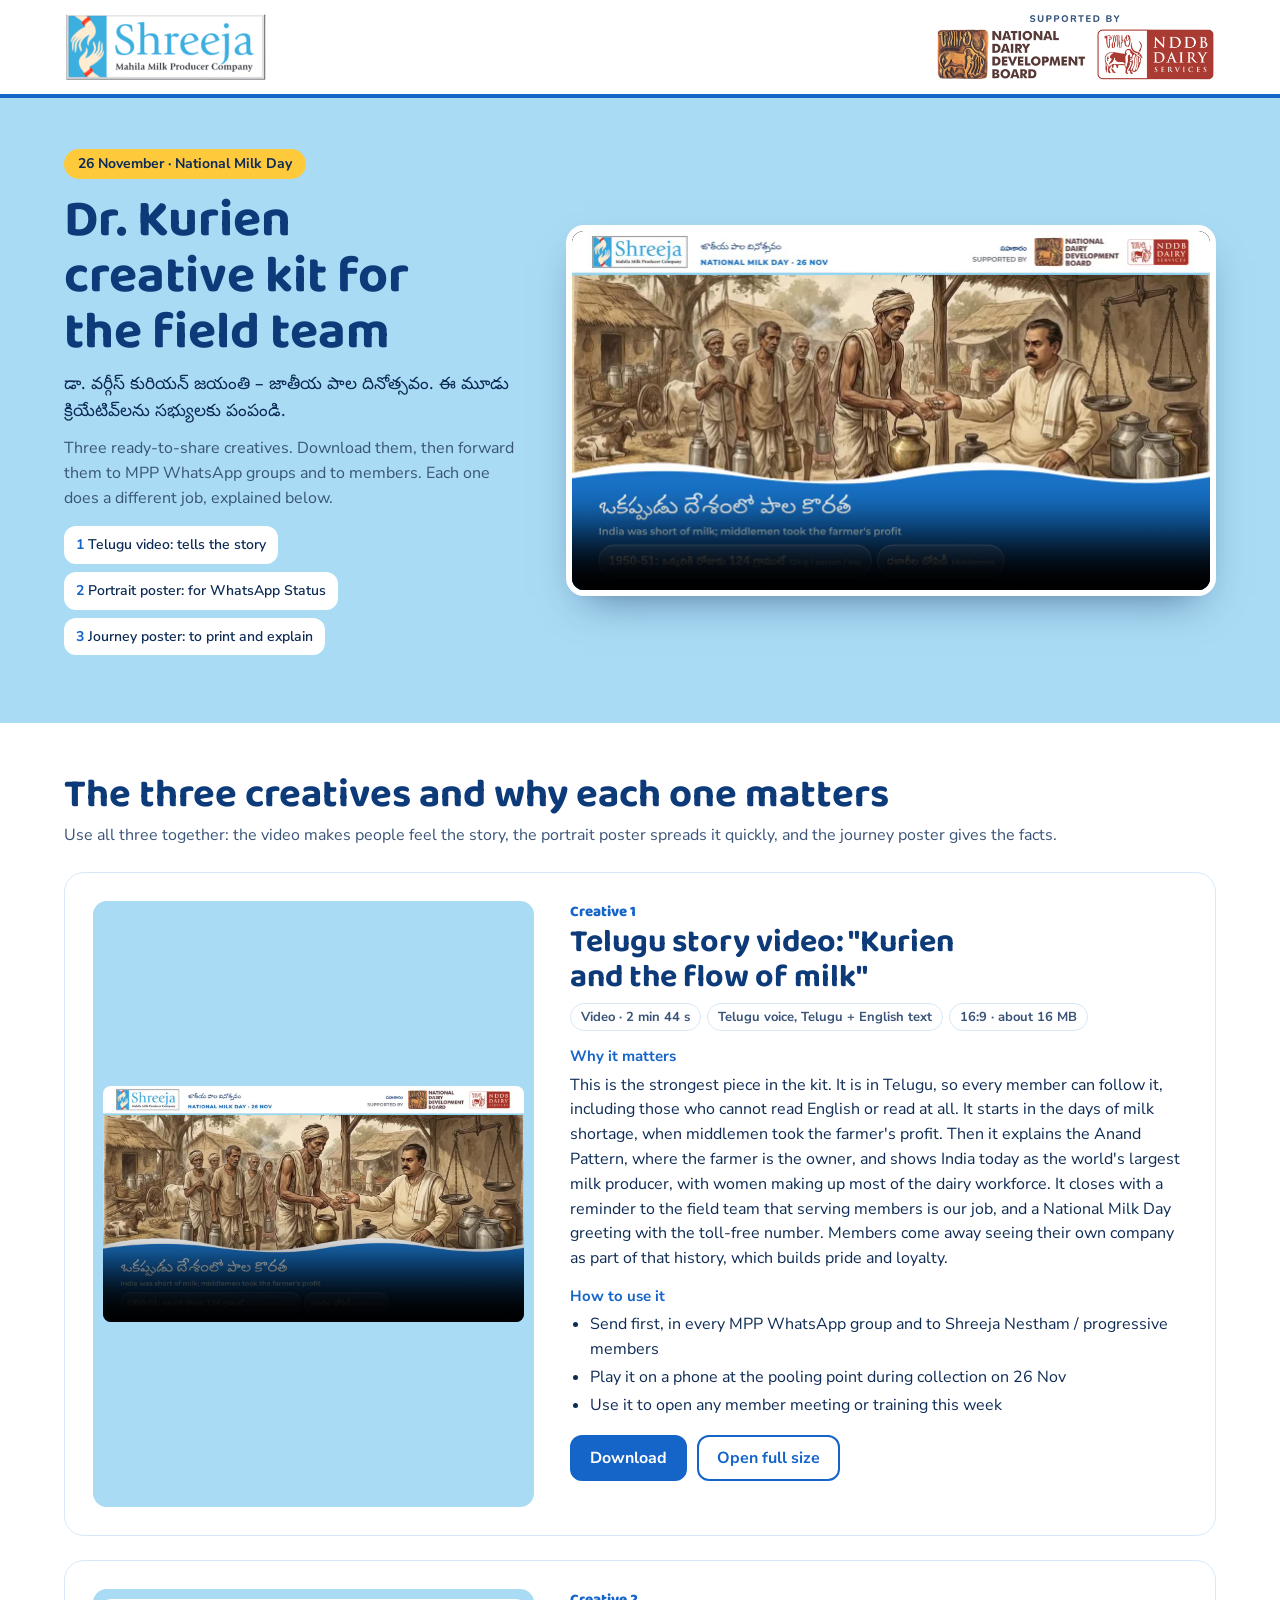
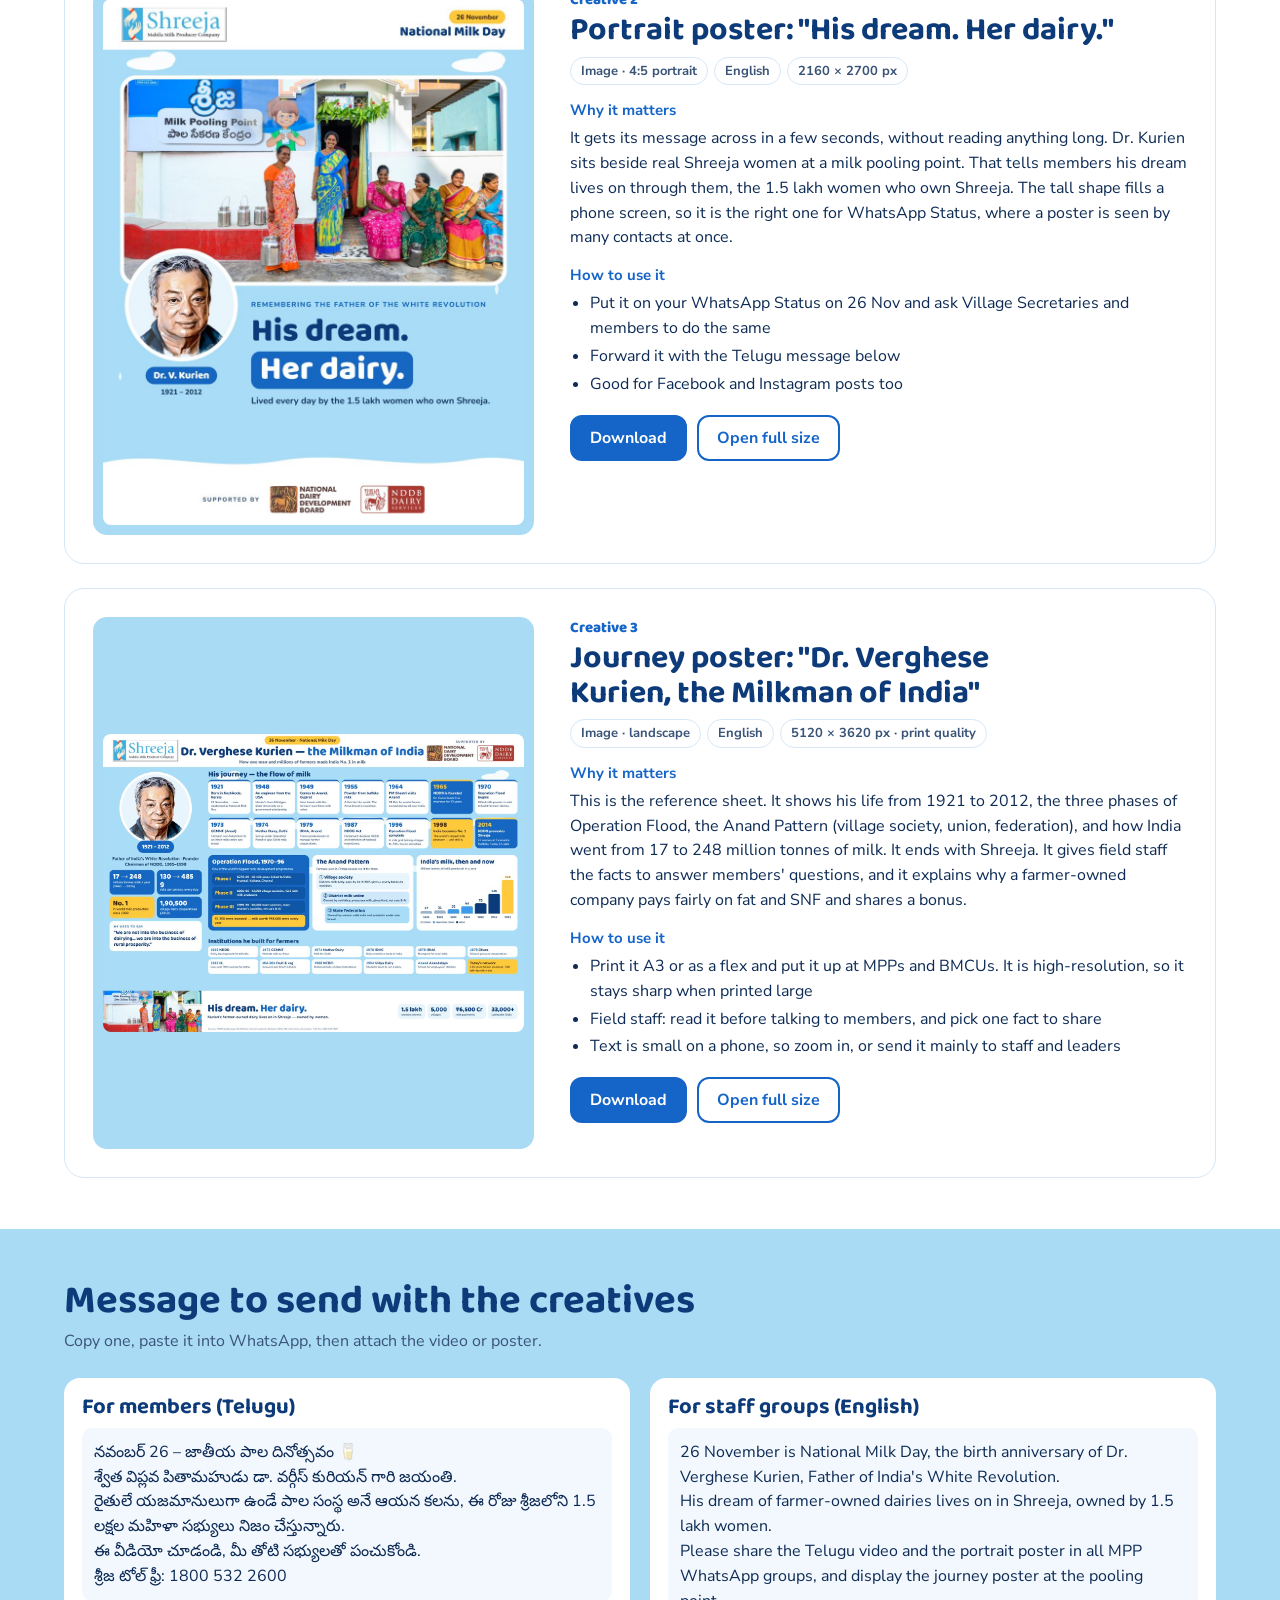
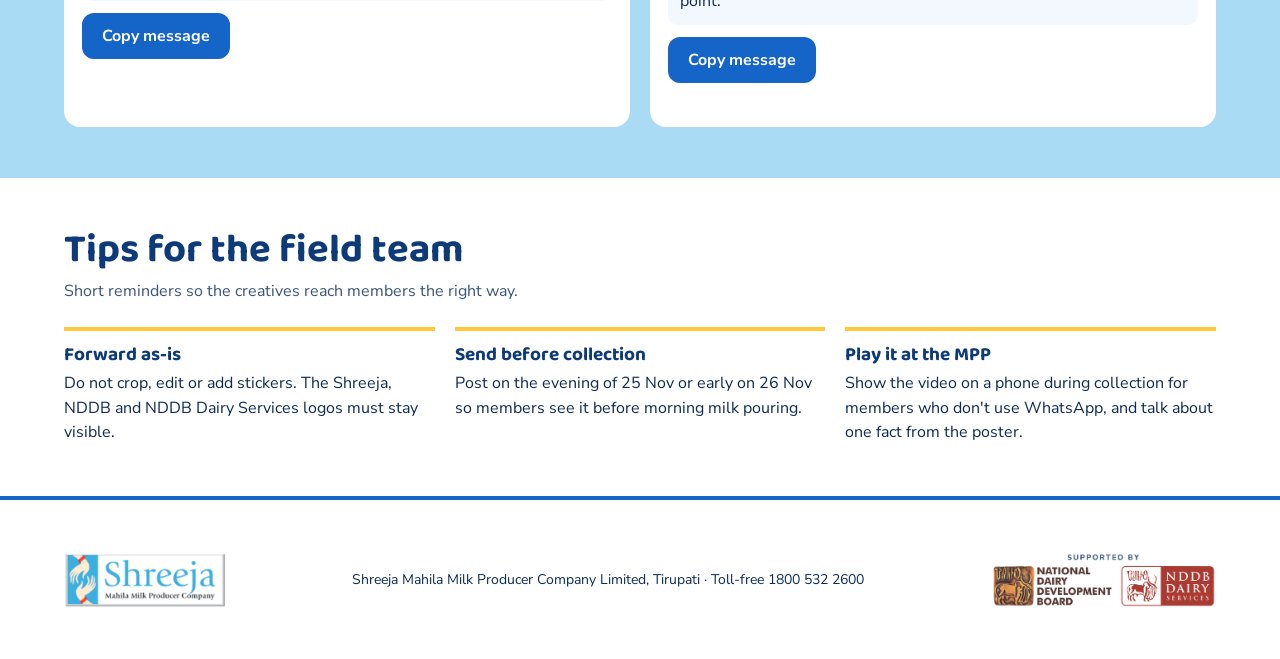
<file: milk-day/index.html>
<!DOCTYPE html>
<html lang="en">
<head>
<meta charset="utf-8">
<meta name="viewport" content="width=device-width, initial-scale=1">
<title>National Milk Day Creatives</title>
<meta property="og:title" content="National Milk Day · Dr. Kurien creative kit">
<meta property="og:description" content="Telugu video and posters from Shreeja for 26 November. Download and share with members.">
<meta property="og:image" content="https://nishanthm-svg.github.io/shreeja-lms/milk-day/thumb.jpg">
<meta property="og:type" content="website">
<link rel="preconnect" href="https://fonts.googleapis.com">
<link href="https://fonts.googleapis.com/css2?family=Baloo+2:wght@600;800&family=Nunito+Sans:wght@400;600;700&family=Noto+Sans+Telugu:wght@400;600&display=swap" rel="stylesheet">
<style>
/* VOICE: warm, proud, practical — a field kit, not a brochure
   IDEA: a milk pooling point notice board: three things pinned up, each with "why" and "how"
   PICTURE: the Telugu film itself, playable, as the hero
   COLOUR and TYPE: Shreeja blue #1565c8, sky #a9dbf5 fields, milk white, one yellow #ffc93c accent; Baloo 2 + Nunito Sans + Noto Sans Telugu
   LAYOUT: logo strip, sky hero with video, three creative cards, copy-ready messages, field tips */
:root{color-scheme:light dark;--bg:light-dark(#ffffff,#0b1a2e);--sky:light-dark(#a9dbf5,#10345c);--card:light-dark(#ffffff,#132a47);--ink:light-dark(#0d2b55,#e8f2ff);--soft:light-dark(#3a5478,#a9c3e4);--blue:#1565c8;--deep:light-dark(#0d3b7a,#cfe6ff);--yel:#ffc93c;--line:light-dark(#d6e8f7,#244569)}
:root[data-theme=light]{color-scheme:light}:root[data-theme=dark]{color-scheme:dark}
*{box-sizing:border-box;min-width:0}
body{margin:0;background:var(--bg);color:var(--ink);font:16px/1.55 "Nunito Sans","Noto Sans Telugu",system-ui,sans-serif;overflow-x:clip}
.te{font-family:"Noto Sans Telugu","Nunito Sans",sans-serif}
h1,h2,h3{font-family:"Baloo 2","Noto Sans Telugu",sans-serif;line-height:1.08;text-wrap:balance;margin:0;color:var(--deep)}
.band{padding:clamp(24px,4vw,56px) max(5vw,16px)}
.wrap{max-width:1240px;margin:0 auto}
header{background:#fff;padding:12px max(5vw,16px);border-bottom:4px solid var(--blue)}
header .wrap{display:flex;flex-wrap:wrap;gap:12px 24px;align-items:center;justify-content:space-between}
header img{display:block;height:clamp(46px,7vw,70px);width:auto}
.hero{background:var(--sky)}
.hero .wrap{display:grid;grid-template-columns:minmax(0,5fr) minmax(0,7fr);gap:clamp(20px,3vw,44px);align-items:center}
.pill{display:inline-block;background:var(--yel);color:#0d2b55;font-weight:700;border-radius:99px;padding:4px 14px;font-size:14px}
.hero h1{font-size:clamp(32px,4.6vw,52px);margin:14px 0 12px}
.hero p{margin:0 0 10px;color:var(--soft);max-width:60ch}
.hero .te{font-size:17px;color:var(--ink)}
.vid{background:#000;border-radius:18px;overflow:hidden;box-shadow:0 18px 40px -18px #0d2b5599;border:6px solid #fff}
.vid video{display:block;width:100%;aspect-ratio:16/9;background:#000}
.order{display:flex;flex-wrap:wrap;gap:8px;margin-top:16px;padding:0;list-style:none}
.order li{background:var(--card);border-radius:12px;padding:8px 12px;font-size:14px;font-weight:600}
.order b{color:var(--blue)}
h2{font-size:clamp(28px,3.4vw,40px);margin-bottom:6px}
.sub{color:var(--soft);margin:0 0 24px}
.cards{display:grid;gap:24px}
.card{display:grid;grid-template-columns:minmax(0,5fr) minmax(0,7fr);gap:clamp(16px,3vw,36px);background:var(--card);border:1px solid var(--line);border-radius:20px;padding:clamp(16px,2.4vw,28px)}
.card .img{background:var(--sky);border-radius:14px;padding:10px;display:flex;align-items:center;justify-content:center}
.card .img img,.card .img video{display:block;width:100%;height:auto;border-radius:8px}
.num{font-family:"Baloo 2";font-weight:800;color:var(--blue);font-size:15px}
.card h3{font-size:clamp(24px,2.6vw,32px);margin:2px 0 8px}
.meta{display:flex;flex-wrap:wrap;gap:6px;margin:0 0 14px;padding:0;list-style:none}
.meta li{font-size:13px;font-weight:700;border:1px solid var(--line);border-radius:99px;padding:3px 10px;color:var(--soft);white-space:nowrap}
.card h4{margin:14px 0 4px;font-size:15px;color:var(--blue)}
.card p{margin:0}
.card ul.use{margin:0;padding-left:20px}.card ul.use li{margin:3px 0}
.btns{display:flex;flex-wrap:wrap;gap:10px;margin-top:18px}
button,.btn{font:700 16px "Nunito Sans",sans-serif;min-height:46px;padding:10px 18px;border-radius:12px;border:2px solid var(--blue);background:var(--blue);color:#fff;cursor:pointer;text-decoration:none;display:inline-flex;align-items:center;gap:8px}
.btn.ghost,button.ghost{background:transparent;color:var(--blue)}
:root[data-theme=dark] .btn.ghost,:root[data-theme=dark] button.ghost{color:#9cc8ff;border-color:#9cc8ff}
button:focus-visible,.btn:focus-visible{outline:3px solid var(--yel);outline-offset:2px}
.status{font-size:14px;color:var(--soft);min-height:1.4em;margin-top:6px}
.msgs{background:var(--sky)}
.mgrid{display:grid;grid-template-columns:repeat(2,minmax(0,1fr));gap:20px}
.msg{background:var(--card);border-radius:16px;padding:18px}
.msg h3{font-size:22px;margin-bottom:8px}
.msg pre{white-space:pre-wrap;font:inherit;margin:0 0 12px;background:light-dark(#f2f8fd,#0e223b);border-radius:10px;padding:12px}
.tips{display:grid;grid-template-columns:repeat(3,minmax(0,1fr));gap:20px;margin:0;padding:0;list-style:none}
.tips li{border-top:4px solid var(--yel);padding-top:10px}
.tips b{display:block;font-family:"Baloo 2";font-size:19px;color:var(--deep)}
footer{border-top:4px solid var(--blue);background:#fff;color:#0d2b55}
footer .wrap{display:flex;flex-wrap:wrap;gap:12px 24px;align-items:center;justify-content:space-between;font-size:14px}
footer img{height:56px;width:auto;display:block}
@media(max-width:820px){.hero .wrap,.card{grid-template-columns:minmax(0,1fr)}.mgrid,.tips{grid-template-columns:minmax(0,1fr)}}
@media(prefers-reduced-motion:no-preference){.card{transition:transform .2s}.card:hover{transform:translateY(-3px)}}
</style>
</head>
<body>
<header><div class="wrap">
  <img src="logo_shreeja.png" alt="Shreeja Mahila Milk Producer Company">
  <img src="logo_supported.png" alt="Supported by National Dairy Development Board and NDDB Dairy Services">
</div></header>

<section class="band hero"><div class="wrap">
  <div>
    <span class="pill">26 November · National Milk Day</span>
    <h1>Dr. Kurien creative kit for the field team</h1>
    <p class="te">డా. వర్గీస్ కురియన్ జయంతి – జాతీయ పాల దినోత్సవం. ఈ మూడు క్రియేటివ్‌లను సభ్యులకు పంపండి.</p>
    <p>Three ready-to-share creatives. Download them, then forward them to MPP WhatsApp groups and to members. Each one does a different job, explained below.</p>
    <ul class="order">
      <li><b>1</b> Telugu video: tells the story</li>
      <li><b>2</b> Portrait poster: for WhatsApp Status</li>
      <li><b>3</b> Journey poster: to print and explain</li>
    </ul>
  </div>
  <div class="vid"><video src="kurien_telugu_video.mp4" poster="poster_video.jpg" controls preload="metadata" playsinline></video></div>
</div></section>

<section class="band"><div class="wrap">
  <h2>The three creatives and why each one matters</h2>
  <p class="sub">Use all three together: the video makes people feel the story, the portrait poster spreads it quickly, and the journey poster gives the facts.</p>
  <div class="cards" id="cards"></div>
</div></section>

<section class="band msgs"><div class="wrap">
  <h2>Message to send with the creatives</h2>
  <p class="sub">Copy one, paste it into WhatsApp, then attach the video or poster.</p>
  <div class="mgrid">
    <div class="msg"><h3>For members (Telugu)</h3>
      <pre class="te" id="m1">నవంబర్ 26 – జాతీయ పాల దినోత్సవం 🥛
శ్వేత విప్లవ పితామహుడు డా. వర్గీస్ కురియన్ గారి జయంతి.
రైతులే యజమానులుగా ఉండే పాల సంస్థ అనే ఆయన కలను, ఈ రోజు శ్రీజలోని 1.5 లక్షల మహిళా సభ్యులు నిజం చేస్తున్నారు.
ఈ వీడియో చూడండి, మీ తోటి సభ్యులతో పంచుకోండి.
శ్రీజ టోల్ ఫ్రీ: 1800 532 2600</pre>
      <button type="button" data-copy="m1">Copy message</button><div class="status" aria-live="polite"></div></div>
    <div class="msg"><h3>For staff groups (English)</h3>
      <pre id="m2">26 November is National Milk Day, the birth anniversary of Dr. Verghese Kurien, Father of India's White Revolution.
His dream of farmer-owned dairies lives on in Shreeja, owned by 1.5 lakh women.
Please share the Telugu video and the portrait poster in all MPP WhatsApp groups, and display the journey poster at the pooling point.</pre>
      <button type="button" data-copy="m2">Copy message</button><div class="status" aria-live="polite"></div></div>
  </div>
</div></section>

<section class="band"><div class="wrap">
  <h2>Tips for the field team</h2>
  <p class="sub">Short reminders so the creatives reach members the right way.</p>
  <ul class="tips">
    <li><b>Forward as-is</b>Do not crop, edit or add stickers. The Shreeja, NDDB and NDDB Dairy Services logos must stay visible.</li>
    <li><b>Send before collection</b>Post on the evening of 25 Nov or early on 26 Nov so members see it before morning milk pouring.</li>
    <li><b>Play it at the MPP</b>Show the video on a phone during collection for members who don't use WhatsApp, and talk about one fact from the poster.</li>
  </ul>
</div></section>

<footer class="band"><div class="wrap">
  <img src="logo_shreeja.png" alt="Shreeja Mahila Milk Producer Company">
  <span>Shreeja Mahila Milk Producer Company Limited, Tirupati · Toll-free 1800 532 2600</span>
  <img src="logo_supported.png" alt="Supported by NDDB and NDDB Dairy Services">
</div></footer>

<script>
{
const items=[
 {n:'Creative 1',t:'Telugu story video: "Kurien and the flow of milk"',file:'kurien_telugu_video.mp4',name:'Shreeja_Kurien_National_Milk_Day_Telugu.mp4',kind:'video',prev:'poster_video.jpg',
  meta:['Video · 2 min 44 s','Telugu voice, Telugu + English text','16:9 · about 16 MB'],
  why:'This is the strongest piece in the kit. It is in Telugu, so every member can follow it, including those who cannot read English or read at all. It starts in the days of milk shortage, when middlemen took the farmer\'s profit. Then it explains the Anand Pattern, where the farmer is the owner, and shows India today as the world\'s largest milk producer, with women making up most of the dairy workforce. It closes with a reminder to the field team that serving members is our job, and a National Milk Day greeting with the toll-free number. Members come away seeing their own company as part of that history, which builds pride and loyalty.',
  use:['Send first, in every MPP WhatsApp group and to Shreeja Nestham / progressive members','Play it on a phone at the pooling point during collection on 26 Nov','Use it to open any member meeting or training this week']},
 {n:'Creative 2',t:'Portrait poster: "His dream. Her dairy."',file:'his_dream_her_dairy_poster.png',name:'Shreeja_His_Dream_Her_Dairy_Poster.png',kind:'img',prev:'prev_his_dream_her_dairy_poster.jpg',
  meta:['Image · 4:5 portrait','English','2160 × 2700 px'],
  why:'It gets its message across in a few seconds, without reading anything long. Dr. Kurien sits beside real Shreeja women at a milk pooling point. That tells members his dream lives on through them, the 1.5 lakh women who own Shreeja. The tall shape fills a phone screen, so it is the right one for WhatsApp Status, where a poster is seen by many contacts at once.',
  use:['Put it on your WhatsApp Status on 26 Nov and ask Village Secretaries and members to do the same','Forward it with the Telugu message below','Good for Facebook and Instagram posts too']},
 {n:'Creative 3',t:'Journey poster: "Dr. Verghese Kurien, the Milkman of India"',file:'kurien_journey_poster.png',name:'Shreeja_Kurien_Journey_Infographic.png',kind:'img',prev:'prev_kurien_journey_poster.jpg',
  meta:['Image · landscape','English','5120 × 3620 px · print quality'],
  why:'This is the reference sheet. It shows his life from 1921 to 2012, the three phases of Operation Flood, the Anand Pattern (village society, union, federation), and how India went from 17 to 248 million tonnes of milk. It ends with Shreeja. It gives field staff the facts to answer members\' questions, and it explains why a farmer-owned company pays fairly on fat and SNF and shares a bonus.',
  use:['Print it A3 or as a flex and put it up at MPPs and BMCUs. It is high-resolution, so it stays sharp when printed large','Field staff: read it before talking to members, and pick one fact to share','Text is small on a phone, so zoom in, or send it mainly to staff and leaders']}
];
const esc=s=>String(s).replace(/[&<>"']/g,c=>({'&':'&amp;','<':'&lt;','>':'&gt;','"':'&quot;',"'":'&#39;'}[c]));
document.getElementById('cards').innerHTML=items.map((it,i)=>`
 <article class="card">
  <div class="img">${it.kind==='video'?`<video src="${it.file}" poster="${it.prev}" controls preload="none" playsinline></video>`:`<img src="${it.prev}" alt="${esc(it.t)}" loading="lazy">`}</div>
  <div>
   <div class="num">${it.n}</div>
   <h3>${esc(it.t)}</h3>
   <ul class="meta">${it.meta.map(m=>`<li>${esc(m)}</li>`).join('')}</ul>
   <h4>Why it matters</h4><p>${esc(it.why)}</p>
   <h4>How to use it</h4><ul class="use">${it.use.map(u=>`<li>${esc(u)}</li>`).join('')}</ul>
   <div class="btns">
    <a class="btn" href="${it.file}" download="${it.name}">Download</a>
    <a class="btn ghost" href="${it.file}" target="_blank" rel="noopener">Open full size</a>
   </div>
   <div class="status" aria-live="polite"></div>
  </div>
 </article>`).join('');

document.addEventListener('click',async e=>{
 const c=e.target.closest('button[data-copy]');
 if(c){
  const st=c.nextElementSibling;
  try{await navigator.clipboard.writeText(document.getElementById(c.dataset.copy).textContent);st.textContent='Copied. Paste it in WhatsApp.'}
  catch(err){st.textContent='Copy blocked. Select the text and copy it by hand.'}
 }
});
}
</script>
</body>
</html>
</file>
